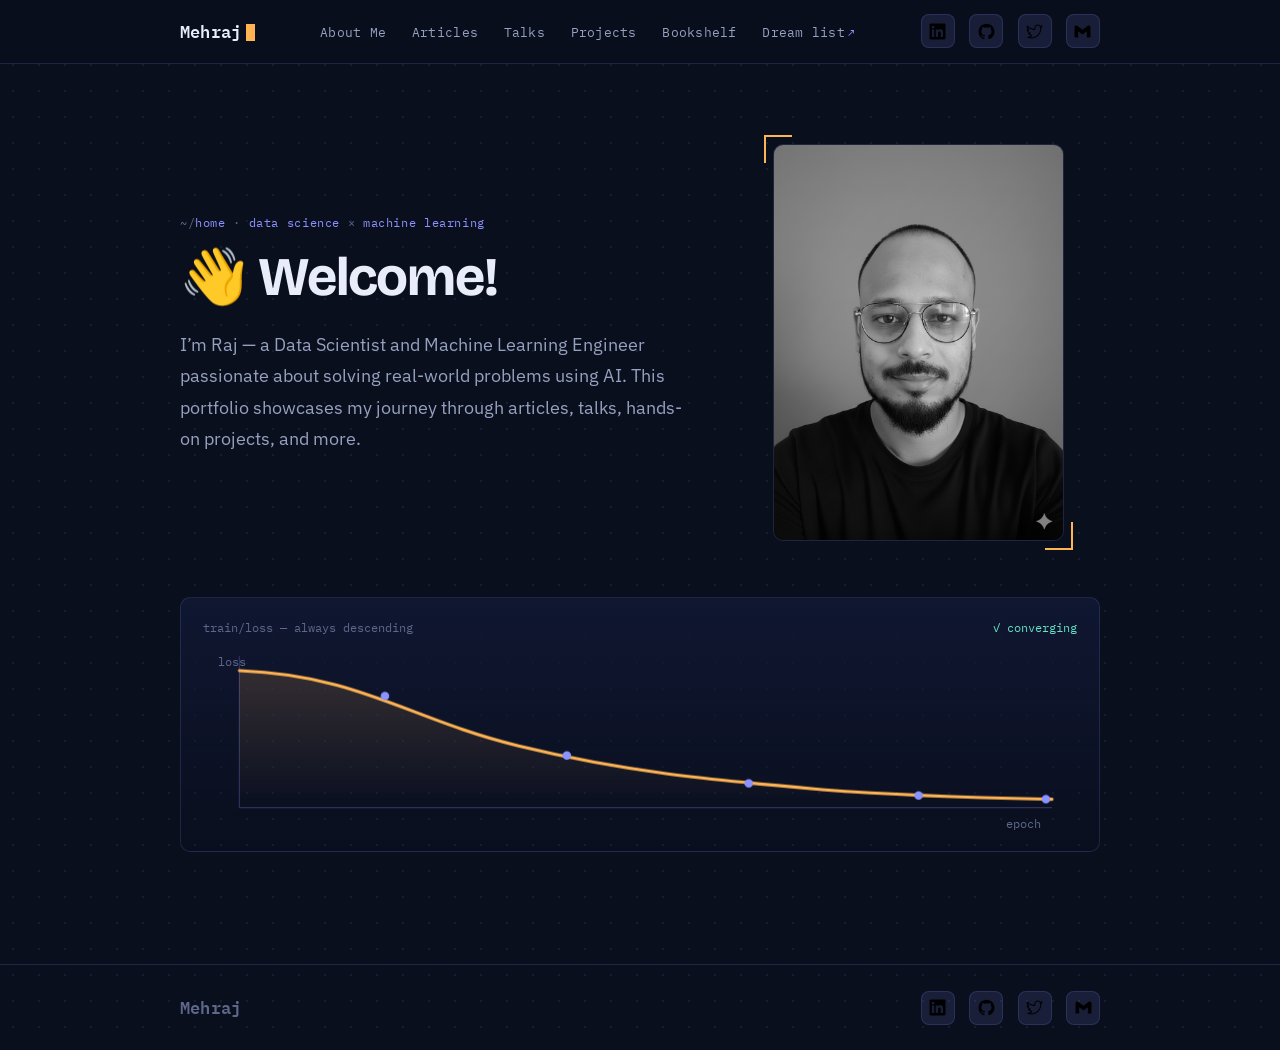
<file: index.html>
<!DOCTYPE html>
<html lang="en">
<head>
  <meta charset="UTF-8">
  <meta name="viewport" content="width=device-width, initial-scale=1">
  <title>Home | Portfolio</title>

  <link rel="preconnect" href="https://fonts.googleapis.com">
  <link rel="preconnect" href="https://fonts.gstatic.com" crossorigin>
  <link href="https://fonts.googleapis.com/css2?family=Bricolage+Grotesque:wght@500;600;700&family=IBM+Plex+Sans:wght@400;500;600&family=IBM+Plex+Mono:wght@400;600&display=swap" rel="stylesheet">
  <link rel="stylesheet" href="assets/css/style.css">
</head>
<body>

  <nav class="nav">
    <div class="nav-inner">
      <a href="index.html" class="brand">Mehraj</a>

      <button class="menu-btn" aria-expanded="false" aria-controls="site-nav">menu</button>

      <ul class="nav-links" id="site-nav">
        <li><a href="about.html">About Me</a></li>
        <li><a href="articles.html">Articles</a></li>
        <li><a href="talks.html">Talks</a></li>
        <li><a href="projects.html">Projects</a></li>
        <li><a href="bookshelf.html">Bookshelf</a></li>
        <li>
          <a href="https://marble-penguin-b36.notion.site/Dream-List-100-2ac79c1180ae801fbcfeeeb5061a0dee?source=copy_link" target="_blank" rel="noopener" class="external">Dream list</a>
        </li>
      </ul>

      <div class="socials">
        <a href="https://www.linkedin.com/in/mrmirdha" target="_blank" rel="noopener" aria-label="LinkedIn">
          <img src="assets/images/linkedin-svgrepo-com.svg" alt="LinkedIn">
        </a>
        <a href="https://github.com/immrm" target="_blank" rel="noopener" aria-label="GitHub">
          <img src="assets/images/github.svg" alt="GitHub">
        </a>
        <a href="https://x.com/MehrajurRahman" target="_blank" rel="noopener" aria-label="Twitter">
          <img src="assets/images/twitter.svg" alt="Twitter">
        </a>
        <a href="mailto:mehraj.mirdha@gmail.com" aria-label="Mail">
          <img src="assets/images/gmail.svg" alt="Mail">
        </a>
      </div>
    </div>
  </nav>

  <main>
    <section class="hero">
      <div>
        <p class="eyebrow"><span class="dim">~/</span>home <span class="dim">·</span> data science <span class="dim">×</span> machine learning</p>
        <h1 class="display">👋 Welcome!</h1>
        <p class="lede">
          I’m Raj — a Data Scientist and Machine Learning Engineer passionate about solving real-world problems using AI. This portfolio showcases my journey through articles, talks, hands-on projects, and more.
        </p>
      </div>

      <figure class="portrait">
        <img src="assets/images/profile_pic.png" alt="Portrait of Mehraj">
      </figure>
    </section>

    <div class="loss-curve" aria-hidden="true">
      <div class="curve-head">
        <span>train/loss — always descending</span>
        <span class="ok">✓ converging</span>
      </div>
      <svg viewBox="0 0 720 160" xmlns="http://www.w3.org/2000/svg" role="img">
        <defs>
          <linearGradient id="lossGrad" x1="0" y1="0" x2="0" y2="1">
            <stop offset="0%" stop-color="#ffb454" stop-opacity="0.16"/>
            <stop offset="100%" stop-color="#ffb454" stop-opacity="0"/>
          </linearGradient>
        </defs>

        <!-- axis -->
        <line x1="30" y1="10" x2="30" y2="135" stroke="rgba(139,147,255,0.25)" stroke-width="1"/>
        <line x1="30" y1="135" x2="700" y2="135" stroke="rgba(139,147,255,0.25)" stroke-width="1"/>
        <text x="12" y="18" fill="#5d688a" font-size="10" font-family="IBM Plex Mono, monospace">loss</text>
        <text x="662" y="152" fill="#5d688a" font-size="10" font-family="IBM Plex Mono, monospace">epoch</text>

        <!-- area under curve -->
        <path class="curve-fill" d="M30,22 C130,26 170,62 260,84 C350,106 420,112 510,120 C590,126 650,127 700,128 L700,135 L30,135 Z"/>

        <!-- the descending loss curve -->
        <path class="curve-path" d="M30,22 C130,26 170,62 260,84 C350,106 420,112 510,120 C590,126 650,127 700,128"/>

        <!-- validation checkpoints -->
        <circle class="curve-dot" cx="150" cy="43" r="3.5"/>
        <circle class="curve-dot" cx="300" cy="92" r="3.5"/>
        <circle class="curve-dot" cx="450" cy="115" r="3.5"/>
        <circle class="curve-dot" cx="590" cy="125" r="3.5"/>
        <circle class="curve-dot" cx="695" cy="128" r="3.5"/>
      </svg>
    </div>
  </main>

  <footer>
    <div class="footer-inner">
      <a href="index.html" class="brand">Mehraj</a>
      <div class="socials">
        <a href="https://www.linkedin.com/in/mrmirdha" target="_blank" rel="noopener" aria-label="LinkedIn">
          <img src="assets/images/linkedin-svgrepo-com.svg" alt="LinkedIn">
        </a>
        <a href="https://github.com/immrm" target="_blank" rel="noopener" aria-label="GitHub">
          <img src="assets/images/github.svg" alt="GitHub">
        </a>
        <a href="https://x.com/MehrajurRahman" target="_blank" rel="noopener" aria-label="Twitter">
          <img src="assets/images/twitter.svg" alt="Twitter">
        </a>
        <a href="mailto:mehraj.mirdha@gmail.com" aria-label="Mail">
          <img src="assets/images/gmail.svg" alt="Mail">
        </a>
      </div>
    </div>
  </footer>

  <script src="assets/js/script.js"></script>
</body>
</html>
</file>
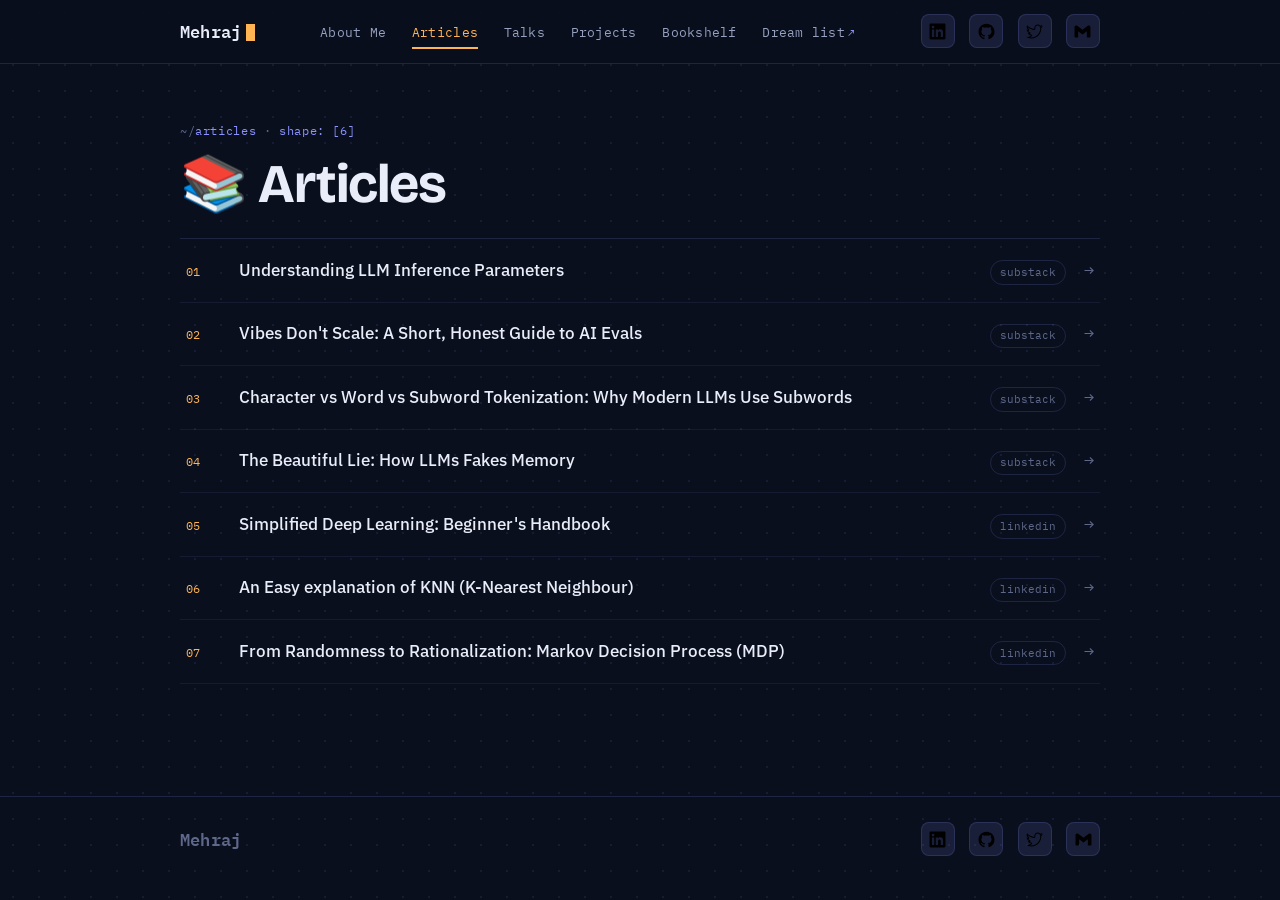
<file: articles.html>
<!DOCTYPE html>
<html lang="en">
<head>
  <meta charset="UTF-8">
  <meta name="viewport" content="width=device-width, initial-scale=1">
  <title>Articles | Portfolio</title>

  <link rel="preconnect" href="https://fonts.googleapis.com">
  <link rel="preconnect" href="https://fonts.gstatic.com" crossorigin>
  <link href="https://fonts.googleapis.com/css2?family=Bricolage+Grotesque:wght@500;600;700&family=IBM+Plex+Sans:wght@400;500;600&family=IBM+Plex+Mono:wght@400;600&display=swap" rel="stylesheet">
  <link rel="stylesheet" href="assets/css/style.css">
</head>
<body>

  <nav class="nav">
    <div class="nav-inner">
      <a href="index.html" class="brand">Mehraj</a>

      <button class="menu-btn" aria-expanded="false" aria-controls="site-nav">menu</button>

      <ul class="nav-links" id="site-nav">
        <li><a href="about.html">About Me</a></li>
        <li><a href="articles.html">Articles</a></li>
        <li><a href="talks.html">Talks</a></li>
        <li><a href="projects.html">Projects</a></li>
        <li><a href="bookshelf.html">Bookshelf</a></li>
        <li>
          <a href="https://marble-penguin-b36.notion.site/Dream-List-100-2ac79c1180ae801fbcfeeeb5061a0dee?source=copy_link" target="_blank" rel="noopener" class="external">Dream list</a>
        </li>
      </ul>

      <div class="socials">
        <a href="https://www.linkedin.com/in/mrmirdha" target="_blank" rel="noopener" aria-label="LinkedIn">
          <img src="assets/images/linkedin-svgrepo-com.svg" alt="LinkedIn">
        </a>
        <a href="https://github.com/immrm" target="_blank" rel="noopener" aria-label="GitHub">
          <img src="assets/images/github.svg" alt="GitHub">
        </a>
        <a href="https://x.com/MehrajurRahman" target="_blank" rel="noopener" aria-label="Twitter">
          <img src="assets/images/twitter.svg" alt="Twitter">
        </a>
        <a href="mailto:mehraj.mirdha@gmail.com" aria-label="Mail">
          <img src="assets/images/gmail.svg" alt="Mail">
        </a>
      </div>
    </div>
  </nav>

  <main>
    <p class="eyebrow"><span class="dim">~/</span>articles <span class="dim">·</span> shape: [6]</p>
    <h1 class="display">📚 Articles</h1>

    <ul class="rows">
      <!-- <li> placeholder for future articles </li> -->
       <li>
        <a href="https://mehrajrahman.substack.com/p/understanding-llm-inference-parameters?r=35cnne" target="_blank" rel="noopener">
          <span class="idx">01</span>
          <span class="title">Understanding LLM Inference Parameters</span>
          <span class="tag">substack</span>
          <span class="arrow">→</span>
        </a>
      </li>
      <li>
        <a href="https://mehrajrahman.substack.com/p/vibes-dont-scale-a-short-honest-guide?r=35cnne" target="_blank" rel="noopener">
          <span class="idx">02</span>
          <span class="title">Vibes Don't Scale: A Short, Honest Guide to AI Evals</span>
          <span class="tag">substack</span>
          <span class="arrow">→</span>
        </a>
      </li>
      <li>
        <a href="https://open.substack.com/pub/mehrajrahman/p/character-vs-word-vs-subword-tokenization?r=35cnne&utm_campaign=post&utm_medium=web&showWelcomeOnShare=true" target="_blank" rel="noopener">
          <span class="idx">03</span>
          <span class="title">Character vs Word vs Subword Tokenization: Why Modern LLMs Use Subwords</span>
          <span class="tag">substack</span>
          <span class="arrow">→</span>
        </a>
      </li>
      <li>
        <a href="https://open.substack.com/pub/mehrajrahman/p/the-beautiful-lie-how-llms-fakes?utm_campaign=post-expanded-share&utm_medium=web" target="_blank" rel="noopener">
          <span class="idx">04</span>
          <span class="title">The Beautiful Lie: How LLMs Fakes Memory</span>
          <span class="tag">substack</span>
          <span class="arrow">→</span>
        </a>
      </li>
      <li>
        <a href="https://www.linkedin.com/pulse/simplified-deep-learning-beginners-handbook-mehrajur-rahman-mirdha-ei16c" target="_blank" rel="noopener">
          <span class="idx">05</span>
          <span class="title">Simplified Deep Learning: Beginner's Handbook</span>
          <span class="tag">linkedin</span>
          <span class="arrow">→</span>
        </a>
      </li>
      <li>
        <a href="https://www.linkedin.com/pulse/easy-explanation-knn-k-nearest-neighbour-mehrajur-rahman-mirdha" target="_blank" rel="noopener">
          <span class="idx">06</span>
          <span class="title">An Easy explanation of KNN (K-Nearest Neighbour)</span>
          <span class="tag">linkedin</span>
          <span class="arrow">→</span>
        </a>
      </li>
      <li>
        <a href="https://www.linkedin.com/pulse/from-randomness-rationalization-markov-decision-mdp-rahman-mirdha-1oaqe" target="_blank" rel="noopener">
          <span class="idx">07</span>
          <span class="title">From Randomness to Rationalization: Markov Decision Process (MDP)</span>
          <span class="tag">linkedin</span>
          <span class="arrow">→</span>
        </a>
      </li>
    </ul>
  </main>

  <footer>
    <div class="footer-inner">
      <a href="index.html" class="brand">Mehraj</a>
      <div class="socials">
        <a href="https://www.linkedin.com/in/mrmirdha" target="_blank" rel="noopener" aria-label="LinkedIn">
          <img src="assets/images/linkedin-svgrepo-com.svg" alt="LinkedIn">
        </a>
        <a href="https://github.com/immrm" target="_blank" rel="noopener" aria-label="GitHub">
          <img src="assets/images/github.svg" alt="GitHub">
        </a>
        <a href="https://x.com/MehrajurRahman" target="_blank" rel="noopener" aria-label="Twitter">
          <img src="assets/images/twitter.svg" alt="Twitter">
        </a>
        <a href="mailto:mehraj.mirdha@gmail.com" aria-label="Mail">
          <img src="assets/images/gmail.svg" alt="Mail">
        </a>
      </div>
    </div>
  </footer>

  <script src="assets/js/script.js"></script>
</body>
</html>
</file>
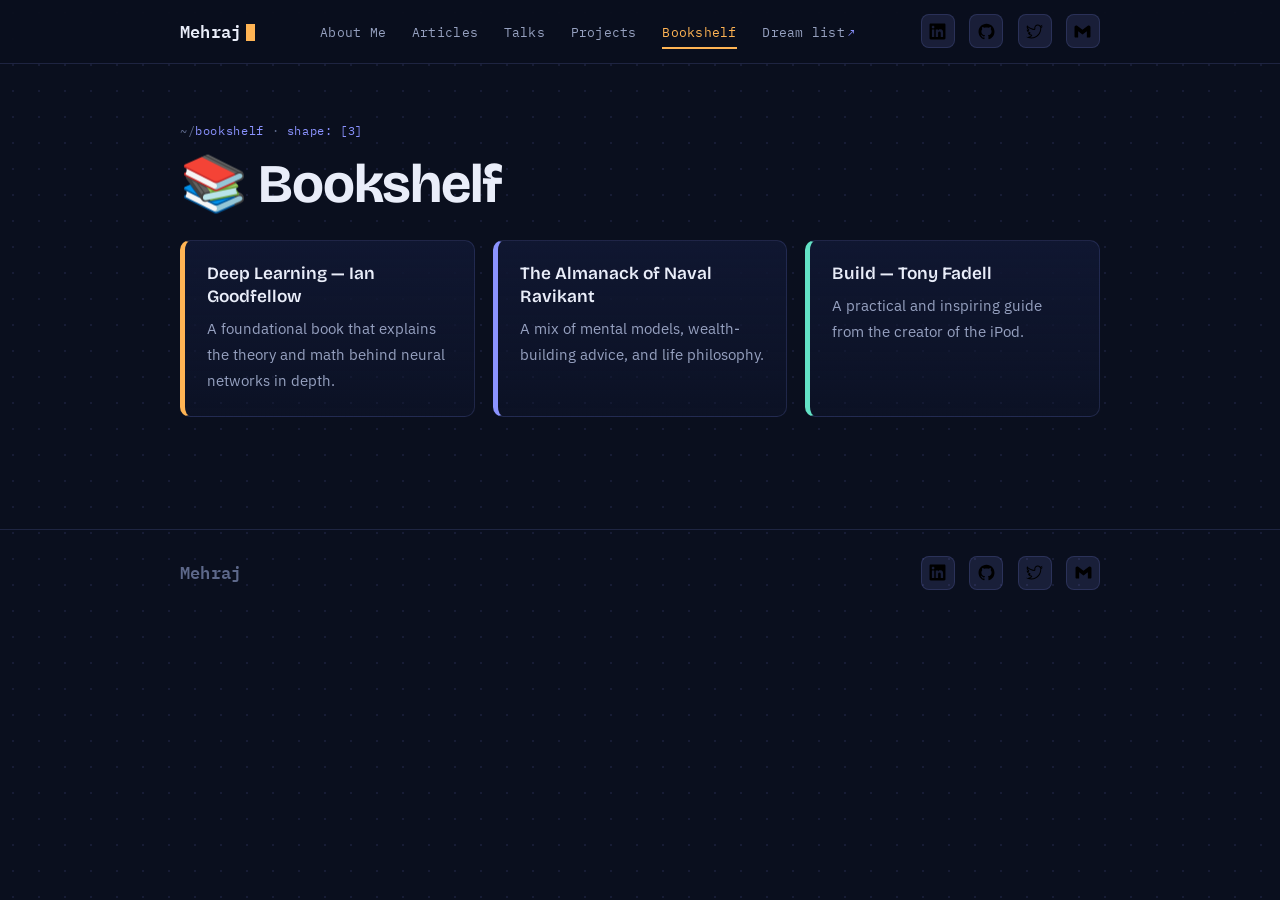
<file: bookshelf.html>
<!DOCTYPE html>
<html lang="en">
<head>
  <meta charset="UTF-8">
  <meta name="viewport" content="width=device-width, initial-scale=1">
  <title>Bookshelf | Portfolio</title>

  <link rel="preconnect" href="https://fonts.googleapis.com">
  <link rel="preconnect" href="https://fonts.gstatic.com" crossorigin>
  <link href="https://fonts.googleapis.com/css2?family=Bricolage+Grotesque:wght@500;600;700&family=IBM+Plex+Sans:wght@400;500;600&family=IBM+Plex+Mono:wght@400;600&display=swap" rel="stylesheet">
  <link rel="stylesheet" href="assets/css/style.css">
</head>
<body>

  <nav class="nav">
    <div class="nav-inner">
      <a href="index.html" class="brand">Mehraj</a>

      <button class="menu-btn" aria-expanded="false" aria-controls="site-nav">menu</button>

      <ul class="nav-links" id="site-nav">
        <li><a href="about.html">About Me</a></li>
        <li><a href="articles.html">Articles</a></li>
        <li><a href="talks.html">Talks</a></li>
        <li><a href="projects.html">Projects</a></li>
        <li><a href="bookshelf.html">Bookshelf</a></li>
        <li>
          <a href="https://marble-penguin-b36.notion.site/Dream-List-100-2ac79c1180ae801fbcfeeeb5061a0dee?source=copy_link" target="_blank" rel="noopener" class="external">Dream list</a>
        </li>
      </ul>

      <div class="socials">
        <a href="https://www.linkedin.com/in/mrmirdha" target="_blank" rel="noopener" aria-label="LinkedIn">
          <img src="assets/images/linkedin-svgrepo-com.svg" alt="LinkedIn">
        </a>
        <a href="https://github.com/immrm" target="_blank" rel="noopener" aria-label="GitHub">
          <img src="assets/images/github.svg" alt="GitHub">
        </a>
        <a href="https://x.com/MehrajurRahman" target="_blank" rel="noopener" aria-label="Twitter">
          <img src="assets/images/twitter.svg" alt="Twitter">
        </a>
        <a href="mailto:mehraj.mirdha@gmail.com" aria-label="Mail">
          <img src="assets/images/gmail.svg" alt="Mail">
        </a>
      </div>
    </div>
  </nav>

  <main>
    <p class="eyebrow"><span class="dim">~/</span>bookshelf <span class="dim">·</span> shape: [3]</p>
    <h1 class="display">📚 Bookshelf</h1>

    <div class="books">
      <article class="book">
        <h3>Deep Learning — Ian Goodfellow</h3>
        <p>A foundational book that explains the theory and math behind neural networks in depth.</p>
      </article>
      <article class="book">
        <h3>The Almanack of Naval Ravikant</h3>
        <p>A mix of mental models, wealth-building advice, and life philosophy.</p>
      </article>
      <article class="book">
        <h3>Build — Tony Fadell</h3>
        <p>A practical and inspiring guide from the creator of the iPod.</p>
      </article>
    </div>
  </main>

  <footer>
    <div class="footer-inner">
      <a href="index.html" class="brand">Mehraj</a>
      <div class="socials">
        <a href="https://www.linkedin.com/in/mrmirdha" target="_blank" rel="noopener" aria-label="LinkedIn">
          <img src="assets/images/linkedin-svgrepo-com.svg" alt="LinkedIn">
        </a>
        <a href="https://github.com/immrm" target="_blank" rel="noopener" aria-label="GitHub">
          <img src="assets/images/github.svg" alt="GitHub">
        </a>
        <a href="https://x.com/MehrajurRahman" target="_blank" rel="noopener" aria-label="Twitter">
          <img src="assets/images/twitter.svg" alt="Twitter">
        </a>
        <a href="mailto:mehraj.mirdha@gmail.com" aria-label="Mail">
          <img src="assets/images/gmail.svg" alt="Mail">
        </a>
      </div>
    </div>
  </footer>

  <script src="assets/js/script.js"></script>
</body>
</html>
</file>
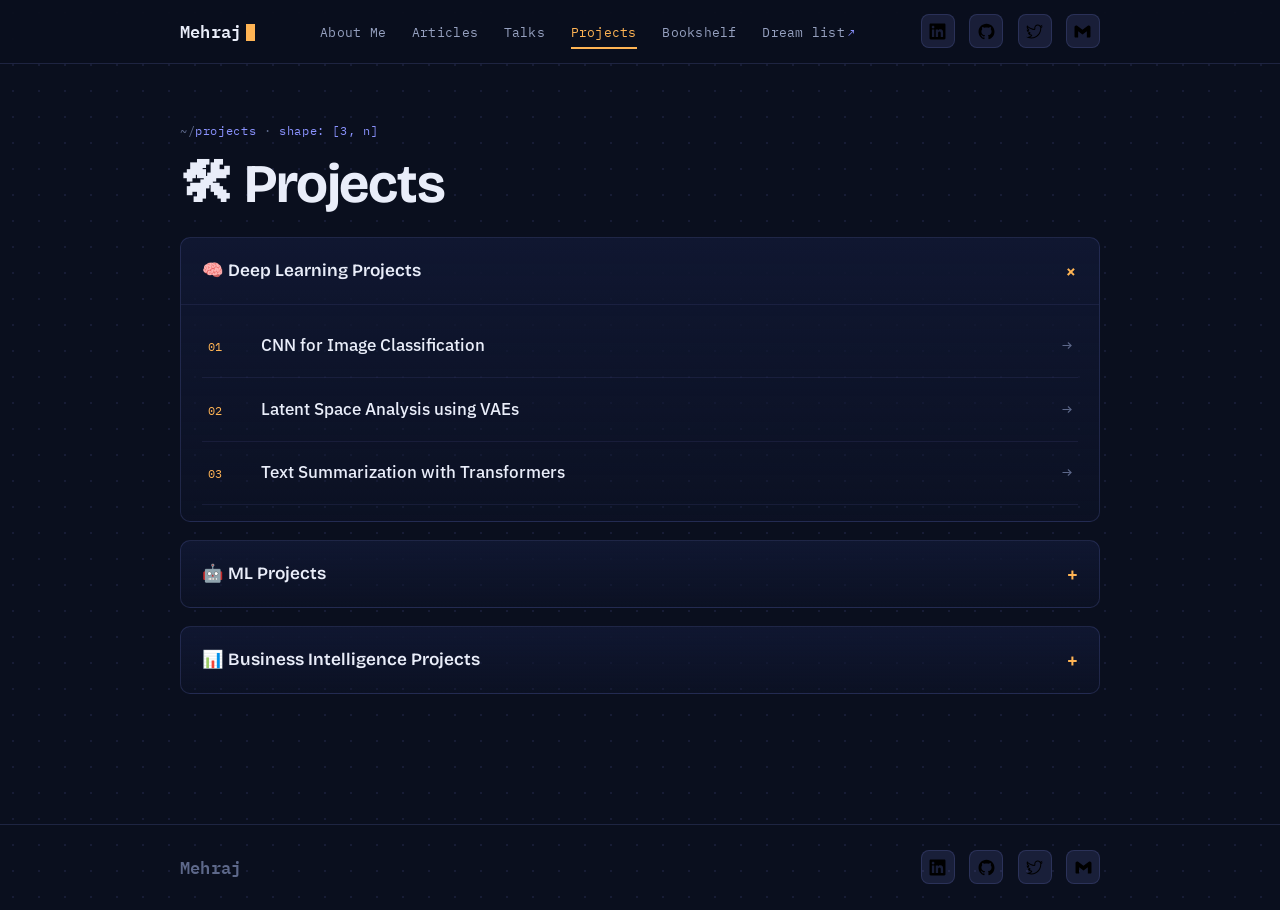
<file: projects.html>
<!DOCTYPE html>
<html lang="en">
<head>
  <meta charset="UTF-8">
  <meta name="viewport" content="width=device-width, initial-scale=1">
  <title>Projects | Portfolio</title>

  <link rel="preconnect" href="https://fonts.googleapis.com">
  <link rel="preconnect" href="https://fonts.gstatic.com" crossorigin>
  <link href="https://fonts.googleapis.com/css2?family=Bricolage+Grotesque:wght@500;600;700&family=IBM+Plex+Sans:wght@400;500;600&family=IBM+Plex+Mono:wght@400;600&display=swap" rel="stylesheet">
  <link rel="stylesheet" href="assets/css/style.css">
</head>
<body>

  <nav class="nav">
    <div class="nav-inner">
      <a href="index.html" class="brand">Mehraj</a>

      <button class="menu-btn" aria-expanded="false" aria-controls="site-nav">menu</button>

      <ul class="nav-links" id="site-nav">
        <li><a href="about.html">About Me</a></li>
        <li><a href="articles.html">Articles</a></li>
        <li><a href="talks.html">Talks</a></li>
        <li><a href="projects.html">Projects</a></li>
        <li><a href="bookshelf.html">Bookshelf</a></li>
        <li>
          <a href="https://marble-penguin-b36.notion.site/Dream-List-100-2ac79c1180ae801fbcfeeeb5061a0dee?source=copy_link" target="_blank" rel="noopener" class="external">Dream list</a>
        </li>
      </ul>

      <div class="socials">
        <a href="https://www.linkedin.com/in/mrmirdha" target="_blank" rel="noopener" aria-label="LinkedIn">
          <img src="assets/images/linkedin-svgrepo-com.svg" alt="LinkedIn">
        </a>
        <a href="https://github.com/immrm" target="_blank" rel="noopener" aria-label="GitHub">
          <img src="assets/images/github.svg" alt="GitHub">
        </a>
        <a href="https://x.com/MehrajurRahman" target="_blank" rel="noopener" aria-label="Twitter">
          <img src="assets/images/twitter.svg" alt="Twitter">
        </a>
        <a href="mailto:mehraj.mirdha@gmail.com" aria-label="Mail">
          <img src="assets/images/gmail.svg" alt="Mail">
        </a>
      </div>
    </div>
  </nav>

  <main>
    <p class="eyebrow"><span class="dim">~/</span>projects <span class="dim">·</span> shape: [3, n]</p>
    <h1 class="display">🛠 Projects</h1>

    <details class="acc" open>
      <summary>
        <span>🧠 Deep Learning Projects</span>
        <span class="mark">+</span>
      </summary>
      <div class="acc-body">
        <ul class="rows">
          <li>
            <a href="projects/cnn_classification.html">
              <span class="idx">01</span>
              <span class="title">CNN for Image Classification</span>
              <span class="arrow">→</span>
            </a>
          </li>
          <li>
            <a href="projects/vae_latent.html">
              <span class="idx">02</span>
              <span class="title">Latent Space Analysis using VAEs</span>
              <span class="arrow">→</span>
            </a>
          </li>
          <li>
            <a href="projects/transformers_nlp.html">
              <span class="idx">03</span>
              <span class="title">Text Summarization with Transformers</span>
              <span class="arrow">→</span>
            </a>
          </li>
        </ul>
      </div>
    </details>

    <details class="acc">
      <summary>
        <span>🤖 ML Projects</span>
        <span class="mark">+</span>
      </summary>
      <div class="acc-body">
        <ul class="rows">
          <li>
            <a href="https://github.com/IMMRM/ai_aviation-disruption-recovery-optimizer" target="_blank" rel="noopener">
              <span class="idx">01</span>
              <span class="title">Flight Recovery Optimizer</span>
              <span class="tag">github</span>
              <span class="arrow">→</span>
            </a>
          </li>
          <li>
            <a href="projects/aircraft_maintenance.html">
              <span class="idx">02</span>
              <span class="title">Aircraft Predictive Maintenance</span>
              <span class="arrow">→</span>
            </a>
          </li>
        </ul>
      </div>
    </details>

    <details class="acc">
      <summary>
        <span>📊 Business Intelligence Projects</span>
        <span class="mark">+</span>
      </summary>
      <div class="acc-body">
        <ul class="rows">
          <li>
            <a href="projects/azure_delay.html">
              <span class="idx">01</span>
              <span class="title">Azure Data Center Delay Prediction</span>
              <span class="arrow">→</span>
            </a>
          </li>
          <li>
            <a href="projects/powerbi_automation.html">
              <span class="idx">02</span>
              <span class="title">PowerBI Dashboard Automation</span>
              <span class="arrow">→</span>
            </a>
          </li>
        </ul>
      </div>
    </details>
  </main>

  <footer>
    <div class="footer-inner">
      <a href="index.html" class="brand">Mehraj</a>
      <div class="socials">
        <a href="https://www.linkedin.com/in/mrmirdha" target="_blank" rel="noopener" aria-label="LinkedIn">
          <img src="assets/images/linkedin-svgrepo-com.svg" alt="LinkedIn">
        </a>
        <a href="https://github.com/immrm" target="_blank" rel="noopener" aria-label="GitHub">
          <img src="assets/images/github.svg" alt="GitHub">
        </a>
        <a href="https://x.com/MehrajurRahman" target="_blank" rel="noopener" aria-label="Twitter">
          <img src="assets/images/twitter.svg" alt="Twitter">
        </a>
        <a href="mailto:mehraj.mirdha@gmail.com" aria-label="Mail">
          <img src="assets/images/gmail.svg" alt="Mail">
        </a>
      </div>
    </div>
  </footer>

  <script src="assets/js/script.js"></script>
</body>
</html>
</file>
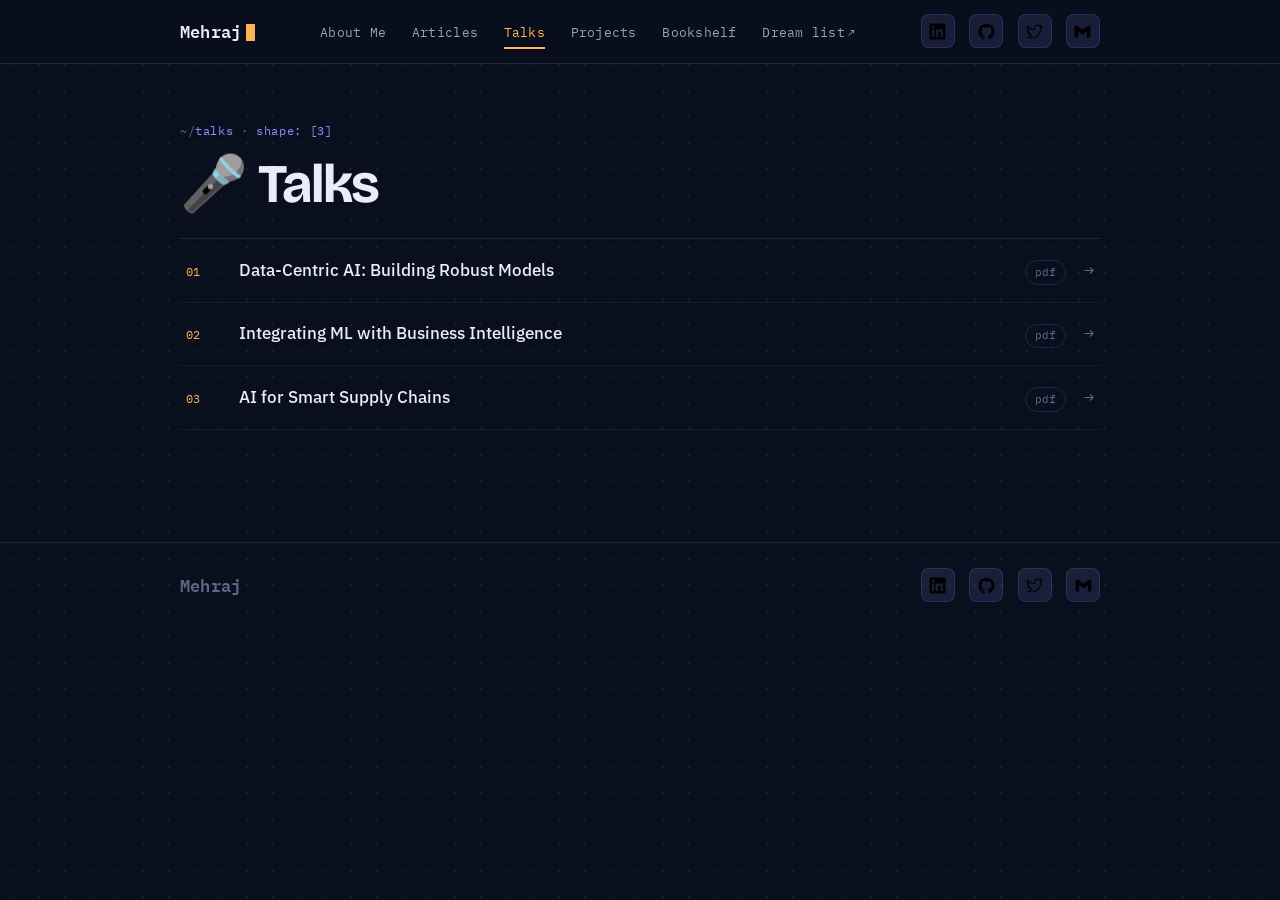
<file: talks.html>
<!DOCTYPE html>
<html lang="en">
<head>
  <meta charset="UTF-8">
  <meta name="viewport" content="width=device-width, initial-scale=1">
  <title>Talks | Portfolio</title>

  <link rel="preconnect" href="https://fonts.googleapis.com">
  <link rel="preconnect" href="https://fonts.gstatic.com" crossorigin>
  <link href="https://fonts.googleapis.com/css2?family=Bricolage+Grotesque:wght@500;600;700&family=IBM+Plex+Sans:wght@400;500;600&family=IBM+Plex+Mono:wght@400;600&display=swap" rel="stylesheet">
  <link rel="stylesheet" href="assets/css/style.css">
</head>
<body>

  <nav class="nav">
    <div class="nav-inner">
      <a href="index.html" class="brand">Mehraj</a>

      <button class="menu-btn" aria-expanded="false" aria-controls="site-nav">menu</button>

      <ul class="nav-links" id="site-nav">
        <li><a href="about.html">About Me</a></li>
        <li><a href="articles.html">Articles</a></li>
        <li><a href="talks.html">Talks</a></li>
        <li><a href="projects.html">Projects</a></li>
        <li><a href="bookshelf.html">Bookshelf</a></li>
        <li>
          <a href="https://marble-penguin-b36.notion.site/Dream-List-100-2ac79c1180ae801fbcfeeeb5061a0dee?source=copy_link" target="_blank" rel="noopener" class="external">Dream list</a>
        </li>
      </ul>

      <div class="socials">
        <a href="https://www.linkedin.com/in/mrmirdha" target="_blank" rel="noopener" aria-label="LinkedIn">
          <img src="assets/images/linkedin-svgrepo-com.svg" alt="LinkedIn">
        </a>
        <a href="https://github.com/immrm" target="_blank" rel="noopener" aria-label="GitHub">
          <img src="assets/images/github.svg" alt="GitHub">
        </a>
        <a href="https://x.com/MehrajurRahman" target="_blank" rel="noopener" aria-label="Twitter">
          <img src="assets/images/twitter.svg" alt="Twitter">
        </a>
        <a href="mailto:mehraj.mirdha@gmail.com" aria-label="Mail">
          <img src="assets/images/gmail.svg" alt="Mail">
        </a>
      </div>
    </div>
  </nav>

  <main>
    <p class="eyebrow"><span class="dim">~/</span>talks <span class="dim">·</span> shape: [3]</p>
    <h1 class="display">🎤 Talks</h1>

    <ul class="rows">
      <li>
        <a href="talks/data-centric-ai.pdf">
          <span class="idx">01</span>
          <span class="title">Data-Centric AI: Building Robust Models</span>
          <span class="tag">pdf</span>
          <span class="arrow">→</span>
        </a>
      </li>
      <li>
        <a href="talks/bi_ml_integration.pdf">
          <span class="idx">02</span>
          <span class="title">Integrating ML with Business Intelligence</span>
          <span class="tag">pdf</span>
          <span class="arrow">→</span>
        </a>
      </li>
      <li>
        <a href="talks/supply_chain_ai.pdf">
          <span class="idx">03</span>
          <span class="title">AI for Smart Supply Chains</span>
          <span class="tag">pdf</span>
          <span class="arrow">→</span>
        </a>
      </li>
    </ul>
  </main>

  <footer>
    <div class="footer-inner">
      <a href="index.html" class="brand">Mehraj</a>
      <div class="socials">
        <a href="https://www.linkedin.com/in/mrmirdha" target="_blank" rel="noopener" aria-label="LinkedIn">
          <img src="assets/images/linkedin-svgrepo-com.svg" alt="LinkedIn">
        </a>
        <a href="https://github.com/immrm" target="_blank" rel="noopener" aria-label="GitHub">
          <img src="assets/images/github.svg" alt="GitHub">
        </a>
        <a href="https://x.com/MehrajurRahman" target="_blank" rel="noopener" aria-label="Twitter">
          <img src="assets/images/twitter.svg" alt="Twitter">
        </a>
        <a href="mailto:mehraj.mirdha@gmail.com" aria-label="Mail">
          <img src="assets/images/gmail.svg" alt="Mail">
        </a>
      </div>
    </div>
  </footer>

  <script src="assets/js/script.js"></script>
</body>
</html>
</file>
<file: assets/css/style.css>
/* ============================================================
   Mehraj — portfolio design system
   Theme: "training-run notebook"
   Canvas: deep blue-ink + dot grid · Accents: amber / periwinkle
   Type: Bricolage Grotesque (display) · IBM Plex Sans (body)
         IBM Plex Mono (labels & data)
   ============================================================ */

:root {
  --bg:        #0a0f1e;
  --bg-raise:  #101731;
  --bg-raise-2:#151d3b;
  --ink:       #e9edf9;
  --muted:     #96a1c0;
  --faint:     #5d688a;
  --line:      rgba(139, 147, 255, 0.16);
  --line-soft: rgba(139, 147, 255, 0.09);
  --amber:     #ffb454;
  --amber-dim: rgba(255, 180, 84, 0.14);
  --peri:      #8b93ff;
  --peri-dim:  rgba(139, 147, 255, 0.12);
  --teal:      #63e2c6;

  --font-display: "Bricolage Grotesque", "IBM Plex Sans", sans-serif;
  --font-body:    "IBM Plex Sans", system-ui, sans-serif;
  --font-mono:    "IBM Plex Mono", ui-monospace, monospace;

  --maxw: 960px;
  --radius: 10px;
}

* { box-sizing: border-box; }

html { scroll-behavior: smooth; }

body {
  margin: 0;
  min-height: 100vh;
  background-color: var(--bg);
  background-image: radial-gradient(rgba(139, 147, 255, 0.10) 1px, transparent 1px);
  background-size: 26px 26px;
  color: var(--ink);
  font-family: var(--font-body);
  font-size: 17px;
  line-height: 1.7;
  -webkit-font-smoothing: antialiased;
}

::selection { background: var(--amber); color: #14100a; }

a { color: inherit; }

/* ---------------- Nav ---------------- */

.nav {
  position: sticky;
  top: 0;
  z-index: 50;
  border-bottom: 1px solid var(--line);
  background: rgba(10, 15, 30, 0.82);
  backdrop-filter: blur(12px);
  -webkit-backdrop-filter: blur(12px);
}

.nav-inner {
  max-width: var(--maxw);
  margin: 0 auto;
  padding: 0.9rem 1.25rem;
  display: flex;
  align-items: center;
  justify-content: space-between;
  gap: 1rem;
  position: relative;
}

.brand {
  font-family: var(--font-mono);
  font-weight: 600;
  font-size: 1.05rem;
  letter-spacing: 0.01em;
  text-decoration: none;
  color: var(--ink);
  white-space: nowrap;
}

.brand::after {
  content: "";
  display: inline-block;
  width: 0.55em;
  height: 1.05em;
  margin-left: 0.28em;
  vertical-align: -0.18em;
  background: var(--amber);
  animation: blink 1.15s steps(1) infinite;
}

@keyframes blink { 50% { opacity: 0; } }

.nav-links {
  display: flex;
  align-items: center;
  gap: 1.6rem;
  list-style: none;
  margin: 0;
  padding: 0;
}

.nav-links a {
  font-family: var(--font-mono);
  font-size: 0.83rem;
  letter-spacing: 0.02em;
  text-decoration: none;
  color: var(--muted);
  padding: 0.35rem 0;
  border-bottom: 2px solid transparent;
  transition: color 0.18s ease, border-color 0.18s ease;
}

.nav-links a:hover { color: var(--ink); }

.nav-links a.active {
  color: var(--amber);
  border-bottom-color: var(--amber);
}

.nav-links a.external::after {
  content: "↗";
  margin-left: 0.3em;
  color: var(--peri);
  font-size: 0.85em;
}

.socials {
  display: flex;
  align-items: center;
  gap: 0.9rem;
}

.socials a {
  display: grid;
  place-items: center;
  width: 34px;
  height: 34px;
  border: 1px solid var(--line);
  border-radius: 8px;
  background: var(--peri-dim);
  transition: transform 0.18s ease, border-color 0.18s ease, background 0.18s ease;
}

.socials a:hover {
  transform: translateY(-2px);
  border-color: var(--amber);
  background: var(--amber-dim);
}

.socials img { height: 17px; width: 17px; display: block; }

/* Mobile menu */

.menu-btn {
  display: none;
  background: none;
  border: 1px solid var(--line);
  border-radius: 8px;
  color: var(--ink);
  font-family: var(--font-mono);
  font-size: 0.8rem;
  padding: 0.4rem 0.7rem;
  cursor: pointer;
}

@media (max-width: 860px) {
  .menu-btn { display: inline-block; }

  .nav-links {
    display: none;
    position: absolute;
    top: 100%;
    left: 0;
    right: 0;
    flex-direction: column;
    align-items: flex-start;
    gap: 0;
    background: var(--bg-raise);
    border-bottom: 1px solid var(--line);
    padding: 0.5rem 1.25rem 1rem;
  }

  .nav-links.open { display: flex; }

  .nav-links li { width: 100%; }

  .nav-links a {
    display: block;
    padding: 0.7rem 0;
    border-bottom: 1px solid var(--line-soft);
    font-size: 0.95rem;
  }

  .nav-links a.active { border-bottom-color: var(--amber); }

  .socials { gap: 0.6rem; }
}

/* ---------------- Layout ---------------- */

main {
  max-width: var(--maxw);
  margin: 0 auto;
  padding: 3.5rem 1.25rem 5rem;
}

.eyebrow {
  font-family: var(--font-mono);
  font-size: 0.78rem;
  letter-spacing: 0.05em;
  color: var(--peri);
  margin: 0 0 0.9rem;
}

.eyebrow .dim { color: var(--faint); }

h1.display {
  font-family: var(--font-display);
  font-weight: 700;
  font-size: clamp(2.2rem, 5.5vw, 3.4rem);
  line-height: 1.08;
  letter-spacing: -0.02em;
  margin: 0 0 1.4rem;
}

h2.section {
  font-family: var(--font-display);
  font-weight: 600;
  font-size: 1.45rem;
  letter-spacing: -0.01em;
  margin: 3rem 0 1.1rem;
  display: flex;
  align-items: baseline;
  gap: 0.7rem;
}

h2.section::after {
  content: "";
  flex: 1;
  height: 1px;
  background: linear-gradient(90deg, var(--line), transparent);
  transform: translateY(-0.35em);
}

.lede {
  font-size: 1.15rem;
  color: var(--muted);
  max-width: 42rem;
}

.lede strong, .prose strong { color: var(--ink); font-weight: 600; }

.prose p { color: var(--muted); max-width: 44rem; }

/* ---------------- Home hero ---------------- */

.hero {
  display: grid;
  grid-template-columns: 1.4fr 1fr;
  gap: 3rem;
  align-items: center;
  padding-top: 1.5rem;
}

@media (max-width: 760px) {
  .hero { grid-template-columns: 1fr; gap: 2.2rem; }
}

.portrait {
  position: relative;
  justify-self: center;
  width: min(300px, 80%);
  margin: 0;
}

.portrait img {
  display: block;
  width: 100%;
  border-radius: var(--radius);
  border: 1px solid var(--line);
  filter: saturate(0.92);
}

/* amber corner ticks */
.portrait::before,
.portrait::after {
  content: "";
  position: absolute;
  width: 26px;
  height: 26px;
  border: 2px solid var(--amber);
}

.portrait::before { top: -9px; left: -9px; border-right: 0; border-bottom: 0; }
.portrait::after  { bottom: -9px; right: -9px; border-left: 0; border-top: 0; }

/* Loss curve — the signature */

.loss-curve {
  margin-top: 3.5rem;
  border: 1px solid var(--line);
  border-radius: var(--radius);
  background: linear-gradient(180deg, var(--bg-raise), transparent);
  padding: 1.2rem 1.4rem 0.8rem;
  overflow: hidden;
}

.loss-curve .curve-head {
  display: flex;
  justify-content: space-between;
  align-items: baseline;
  font-family: var(--font-mono);
  font-size: 0.75rem;
  color: var(--faint);
  margin-bottom: 0.4rem;
}

.loss-curve .curve-head .ok { color: var(--teal); }

.loss-curve svg { display: block; width: 100%; height: auto; }

.curve-path {
  fill: none;
  stroke: var(--amber);
  stroke-width: 2.5;
  stroke-linecap: round;
  stroke-dasharray: 1000;
  stroke-dashoffset: 1000;
  animation: draw 2.6s cubic-bezier(0.4, 0, 0.2, 1) 0.4s forwards;
}

.curve-fill {
  fill: url(#lossGrad);
  opacity: 0;
  animation: fadein 1.2s ease 2.4s forwards;
}

.curve-dot {
  fill: var(--peri);
  opacity: 0;
  animation: fadein 0.5s ease 0.6s forwards;
}

.curve-dot:nth-of-type(2) { animation-delay: 1.0s; }
.curve-dot:nth-of-type(3) { animation-delay: 1.5s; }
.curve-dot:nth-of-type(4) { animation-delay: 2.0s; }
.curve-dot:nth-of-type(5) { animation-delay: 2.5s; }

@keyframes draw   { to { stroke-dashoffset: 0; } }
@keyframes fadein { to { opacity: 1; } }

@media (prefers-reduced-motion: reduce) {
  .curve-path { animation: none; stroke-dashoffset: 0; }
  .curve-fill, .curve-dot { animation: none; opacity: 1; }
  .brand::after { animation: none; }
  * { transition: none !important; }
}

/* ---------------- Row lists (articles / talks) ---------------- */

.rows {
  list-style: none;
  margin: 1.5rem 0 0;
  padding: 0;
  border-top: 1px solid var(--line);
}

.rows li { border-bottom: 1px solid var(--line-soft); }

.rows a {
  display: flex;
  align-items: baseline;
  gap: 1.1rem;
  padding: 1.05rem 0.4rem;
  text-decoration: none;
  color: var(--ink);
  transition: background 0.16s ease, padding-left 0.16s ease;
  border-radius: 6px;
}

.rows a:hover {
  background: var(--peri-dim);
  padding-left: 0.9rem;
}

.rows .idx {
  font-family: var(--font-mono);
  font-size: 0.78rem;
  color: var(--amber);
  min-width: 2.2rem;
}

.rows .title { flex: 1; font-weight: 500; }

.rows .arrow {
  font-family: var(--font-mono);
  color: var(--faint);
  transition: color 0.16s ease, transform 0.16s ease;
}

.rows a:hover .arrow { color: var(--amber); transform: translateX(3px); }

.rows .tag {
  font-family: var(--font-mono);
  font-size: 0.7rem;
  color: var(--faint);
  border: 1px solid var(--line);
  border-radius: 99px;
  padding: 0.1rem 0.55rem;
  white-space: nowrap;
}

@media (max-width: 620px) {
  .rows .tag { display: none; }
}

/* ---------------- Accordion (projects) ---------------- */

.acc {
  border: 1px solid var(--line);
  border-radius: var(--radius);
  background: linear-gradient(180deg, var(--bg-raise), transparent 140%);
  margin-bottom: 1.1rem;
  overflow: hidden;
}

.acc summary {
  list-style: none;
  cursor: pointer;
  display: flex;
  justify-content: space-between;
  align-items: center;
  gap: 1rem;
  padding: 1.1rem 1.3rem;
  font-family: var(--font-display);
  font-weight: 600;
  font-size: 1.08rem;
  transition: background 0.16s ease;
}

.acc summary::-webkit-details-marker { display: none; }

.acc summary:hover { background: var(--peri-dim); }

.acc summary .mark {
  font-family: var(--font-mono);
  font-size: 1.15rem;
  color: var(--amber);
  transition: transform 0.2s ease;
}

.acc[open] summary .mark { transform: rotate(45deg); }

.acc[open] summary { border-bottom: 1px solid var(--line-soft); }

.acc .acc-body { padding: 0.4rem 1.3rem 1rem; }

.acc .rows { border-top: none; margin-top: 0.2rem; }

/* ---------------- Tech stack chips ---------------- */

.stack {
  display: grid;
  grid-template-columns: repeat(auto-fill, minmax(200px, 1fr));
  gap: 0.8rem;
  margin: 1.4rem 0 2.2rem;
}

.chip {
  display: flex;
  align-items: center;
  gap: 0.75rem;
  padding: 0.75rem 1rem;
  border: 1px solid var(--line);
  border-radius: var(--radius);
  background: var(--bg-raise);
  transition: transform 0.16s ease, border-color 0.16s ease;
}

.chip:hover { transform: translateY(-3px); border-color: var(--peri); }

.chip img { height: 22px; width: 22px; border-radius: 4px; }

.chip span { font-size: 0.92rem; color: var(--ink); }

/* ---------------- Interest / focus lists ---------------- */

.tick-list {
  list-style: none;
  margin: 1rem 0 1.5rem;
  padding: 0;
  color: var(--muted);
}

.tick-list li {
  position: relative;
  padding: 0.35rem 0 0.35rem 1.7rem;
}

.tick-list li::before {
  content: "▸";
  position: absolute;
  left: 0.2rem;
  color: var(--amber);
}

.two-col {
  display: grid;
  grid-template-columns: 1fr 1fr;
  gap: 0 2.5rem;
}

@media (max-width: 700px) {
  .two-col { grid-template-columns: 1fr; }
}

/* ---------------- Bookshelf ---------------- */

.books {
  display: grid;
  grid-template-columns: repeat(auto-fill, minmax(260px, 1fr));
  gap: 1.1rem;
  margin-top: 1.6rem;
}

.book {
  position: relative;
  border: 1px solid var(--line);
  border-left: 5px solid var(--amber);
  border-radius: var(--radius);
  background: linear-gradient(180deg, var(--bg-raise), transparent 160%);
  padding: 1.3rem 1.4rem 1.4rem;
  transition: transform 0.18s ease, border-color 0.18s ease;
}

.book:hover { transform: translateY(-4px); border-color: var(--peri); }

.book:nth-child(2) { border-left-color: var(--peri); }
.book:nth-child(3) { border-left-color: var(--teal); }

.book h3 {
  font-family: var(--font-display);
  font-weight: 600;
  font-size: 1.08rem;
  margin: 0 0 0.5rem;
  line-height: 1.35;
}

.book p { margin: 0; color: var(--muted); font-size: 0.95rem; }

/* ---------------- Footer ---------------- */

footer {
  border-top: 1px solid var(--line);
  margin-top: 2rem;
}

.footer-inner {
  max-width: var(--maxw);
  margin: 0 auto;
  padding: 1.6rem 1.25rem;
  display: flex;
  justify-content: space-between;
  align-items: center;
  gap: 1rem;
}

.footer-inner .brand::after { display: none; }

.footer-inner .brand { color: var(--faint); }

/* Focus visibility */
a:focus-visible, button:focus-visible, summary:focus-visible {
  outline: 2px solid var(--amber);
  outline-offset: 3px;
  border-radius: 4px;
}
</file>
